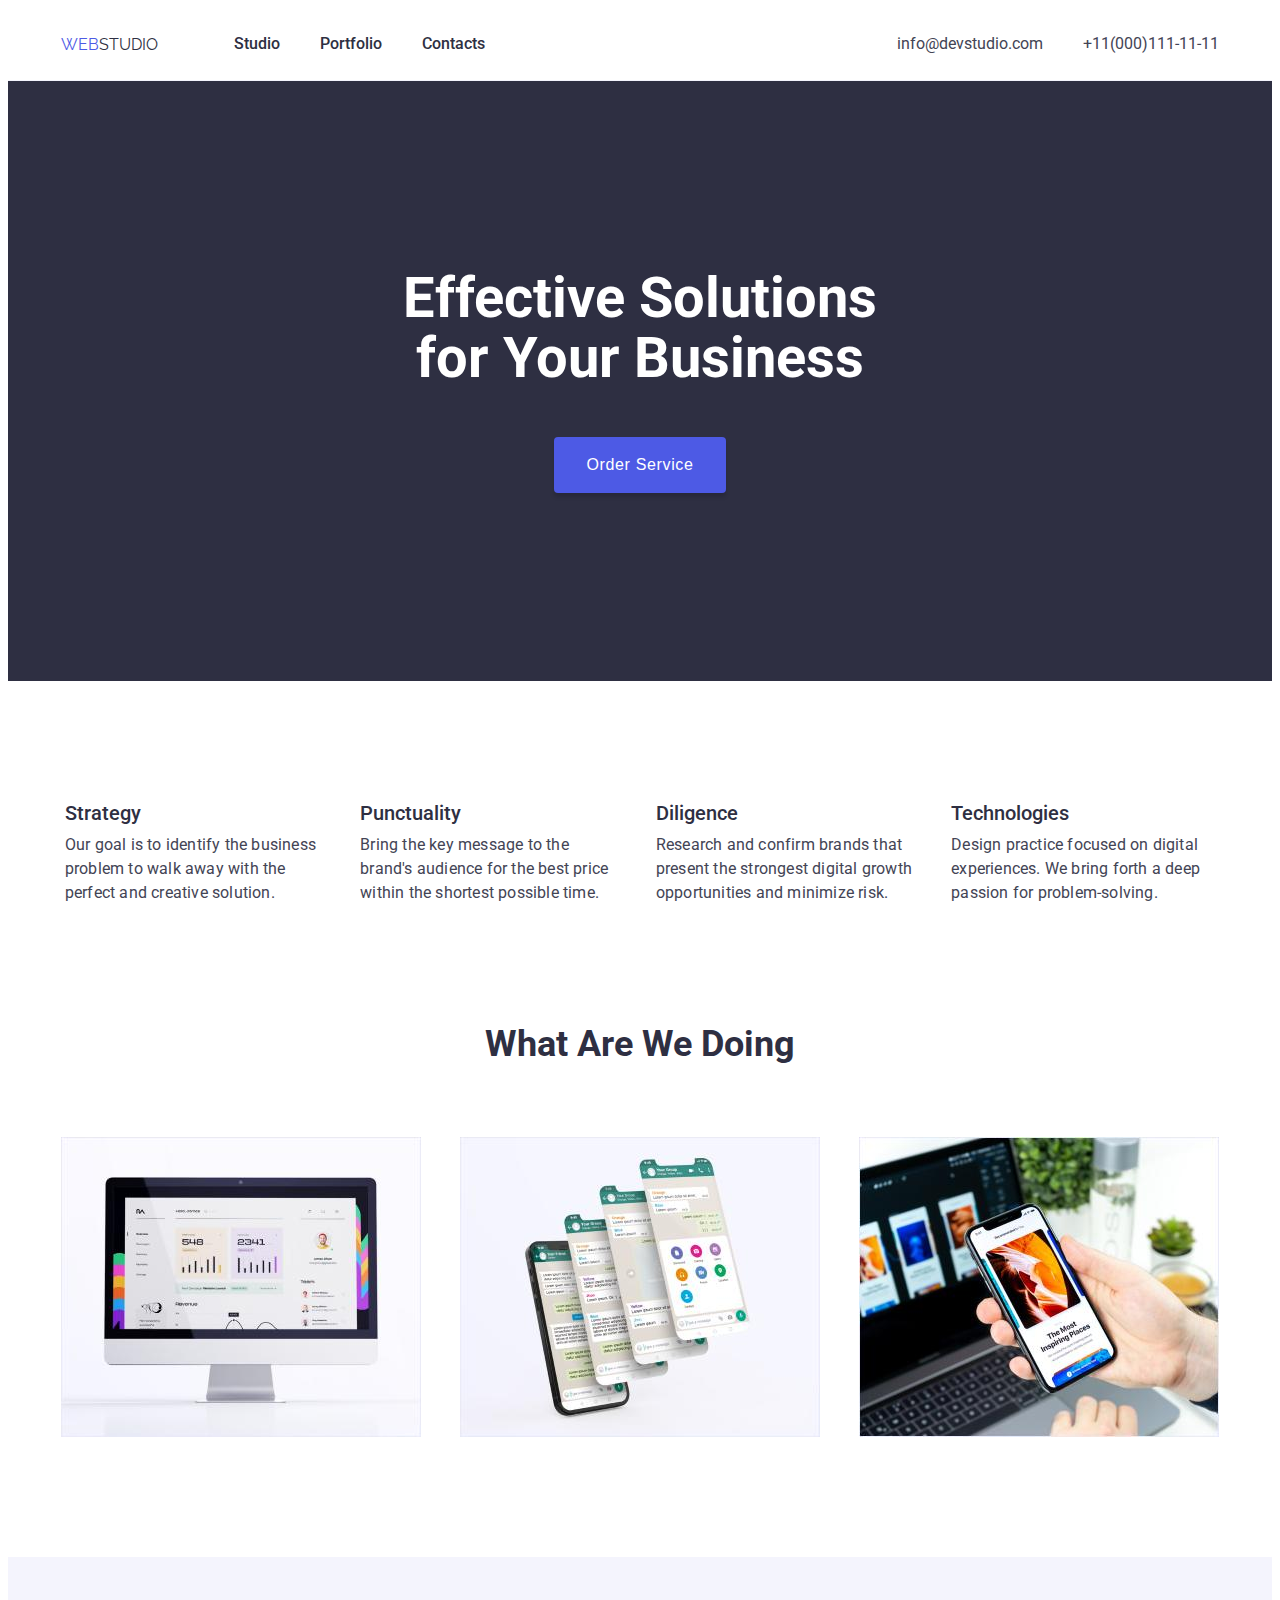
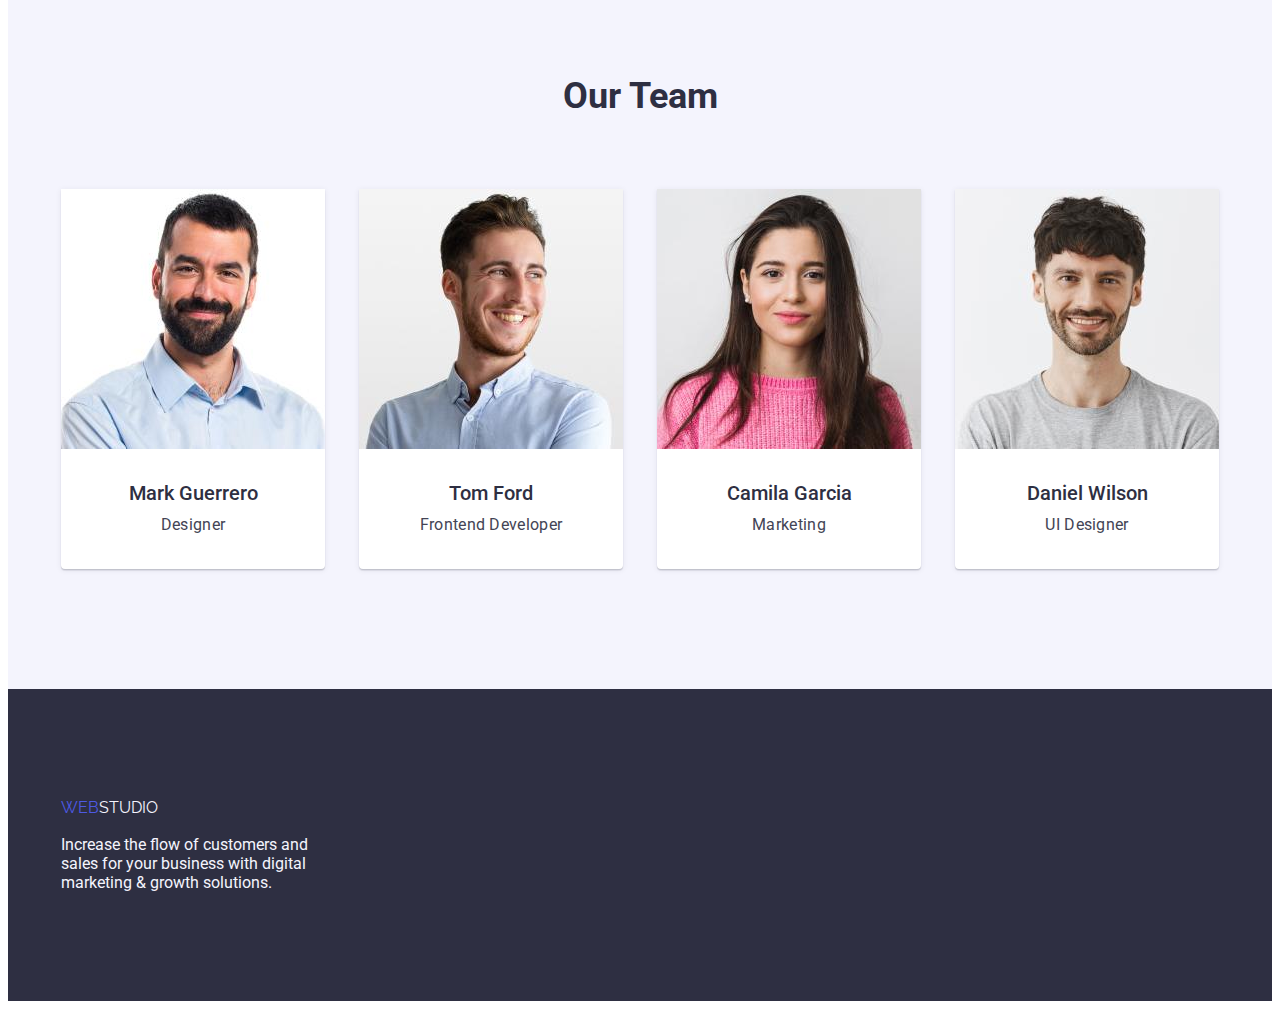
<file: index.html>
<!DOCTYPE html>
<html lang="en">
  <head>
    <meta charset="UTF-8" />
    <meta name="viewport" content="width=device-width, initial-scale=1.0" />
    <link
      rel="stylesheet"
      href="https://cdnjs.cloudflare.com/ajax/libs/modern-normalize/2.0.0/modern-normalize.css"
      integrity="sha512-gA2Bvu0/hw4oj0Lp8ZHjK+o3S4BE5m8d/wNVy6ktKLhHKPpWLQwv9ixzuWirWOakoJqlBdePq2NhoCaUOQ5npQ=="
      crossorigin="anonymous"
      referrerpolicy="no-referrer"
    />
    <link rel="stylesheet" href="./css/styles.css" />
    <title>Studio</title>
  </head>
  <body>
    <header>
      <div class="header-wrapper container">
          <a class="company-logo" href="/webstudio"
            ><span>WEB</span><span class="logo-part-lightbg">STUDIO</span></a
          >
          <nav class="site-links">
            <a href="./index.html">Studio</a>
            <a href="./portfolio.html">Portfolio</a>
            <a href="contacts">Contacts</a>
          </nav>
          <ul class="contact-links">
            <li><a href="mailto:info@devstudio.com">info@devstudio.com</a></li>
            <li><a href="tel:+11(000)111-11-11">+11(000)111-11-11</a></li>
          </ul>        
      </div>
    </header>
    
      <main>
        <section class="main-title-bg">
          <div class="container hero">
          <h1 class="main-title">Effective Solutions for Your Business</h1>
          <button class="order-button" type="button">Order Service</button>
          </div>
        </section>

        
          <ul class="features container">
            <li class="feature-title">
              <span>Strategy</span>
              <p class="description">
                Our goal is to identify the business problem to walk away with
                the perfect and creative solution.
              </p>
            </li>
            <li class="feature-title">
              <span>Punctuality</span>
              <p class="description">
                Bring the key message to the brand's audience for the best price
                within the shortest possible time.
              </p>
            </li>
            <li class="feature-title">
              <span>Diligence</span>
              <p class="description">
                Research and confirm brands that present the strongest digital
                growth opportunities and minimize risk.
              </p>
            </li>
            <li class="feature-title">
              <span>Technologies</span>
              <p class="description">
                Design practice focused on digital experiences. We bring forth a
                deep passion for problem-solving.
              </p>
            </li>
          </ul>
        </div>

        <div class="section">
          <section>
            <div class="container">
            <h2 class="titles">What Are We Doing</h2>
            <ul class="capabilities">
              <li>
                <img
                  src="images/img1.jpg"
                  alt="computer that displays the website"
                  width="360"
                  height="300"
                />
              </li>
              <li>
                <img
                  src="images/img2.jpg"
                  alt="phone with several application pages"
                  width="360"
                  height="300"
                />
              </li>
              <li>
                <img
                  src="images/img3.jpg"
                  alt="hand holding phone and laptop in the background"
                  width="360"
                  height="300"
                />
              </li>
            </ul>
            </div>
          </section>
        </div>

        <div class="section light-bg">
          <section class="our-team container">
            <h2 class="titles">Our Team</h2>
            <ul class="team">
              <li>
                <figure>
                  <img
                    src="images/team1.jpg"
                    alt="a man with short dark hair and a beard"
                    width="264"
                    height="260"
                  />
                  <figcaption>
                    <p class="team-names">Mark Guerrero</p>
                    <span class="description"> Designer</span>
                  </figcaption>
                </figure>
              </li>

              <li>
                <figure>
                  <img
                    src="images/team2.jpg"
                    alt="smiling young man with light stubble"
                    width="264"
                    height="260"
                  />
                  <figcaption>
                    <p class="team-names">Tom Ford</p>
                    <span class="description">Frontend Developer</span>
                  </figcaption>
                </figure>
              </li>

              <li>
                <figure>
                  <img
                    src="images/team3.jpg"
                    alt="young woman with long dark hair"
                    width="264"
                    height="260"
                  />
                  <figcaption>
                    <p class="team-names">Camila Garcia</p>
                    <span class="description">Marketing</span>
                  </figcaption>
                </figure>
              </li>

              <li>
                <figure>
                  <img
                    src="images/team4.jpg"
                    alt="a man with messy hair and short dark stubble"
                    width="264"
                    height="260"
                  />
                  <figcaption>
                    <p class="team-names">Daniel Wilson</p>
                    <span class="description">UI Designer</span>
                  </figcaption>
                </figure>
              </li>
            </ul>
          </section>
        </div>
      </main>
    
      <footer>
        <div class="footer-bg">
        <div class="footer-wraper container">
          <a class="company-logo" href="webstudio"
            ><span>WEB</span><span class="logo-part-darkbg">STUDIO</span></a
          >
          <p class="footer-description">
            Increase the flow of customers and sales for your business with
            digital marketing & growth solutions.
          </p>
        </div>
        </div>
      </footer>
    </div>
  </body>
</html>
</file>
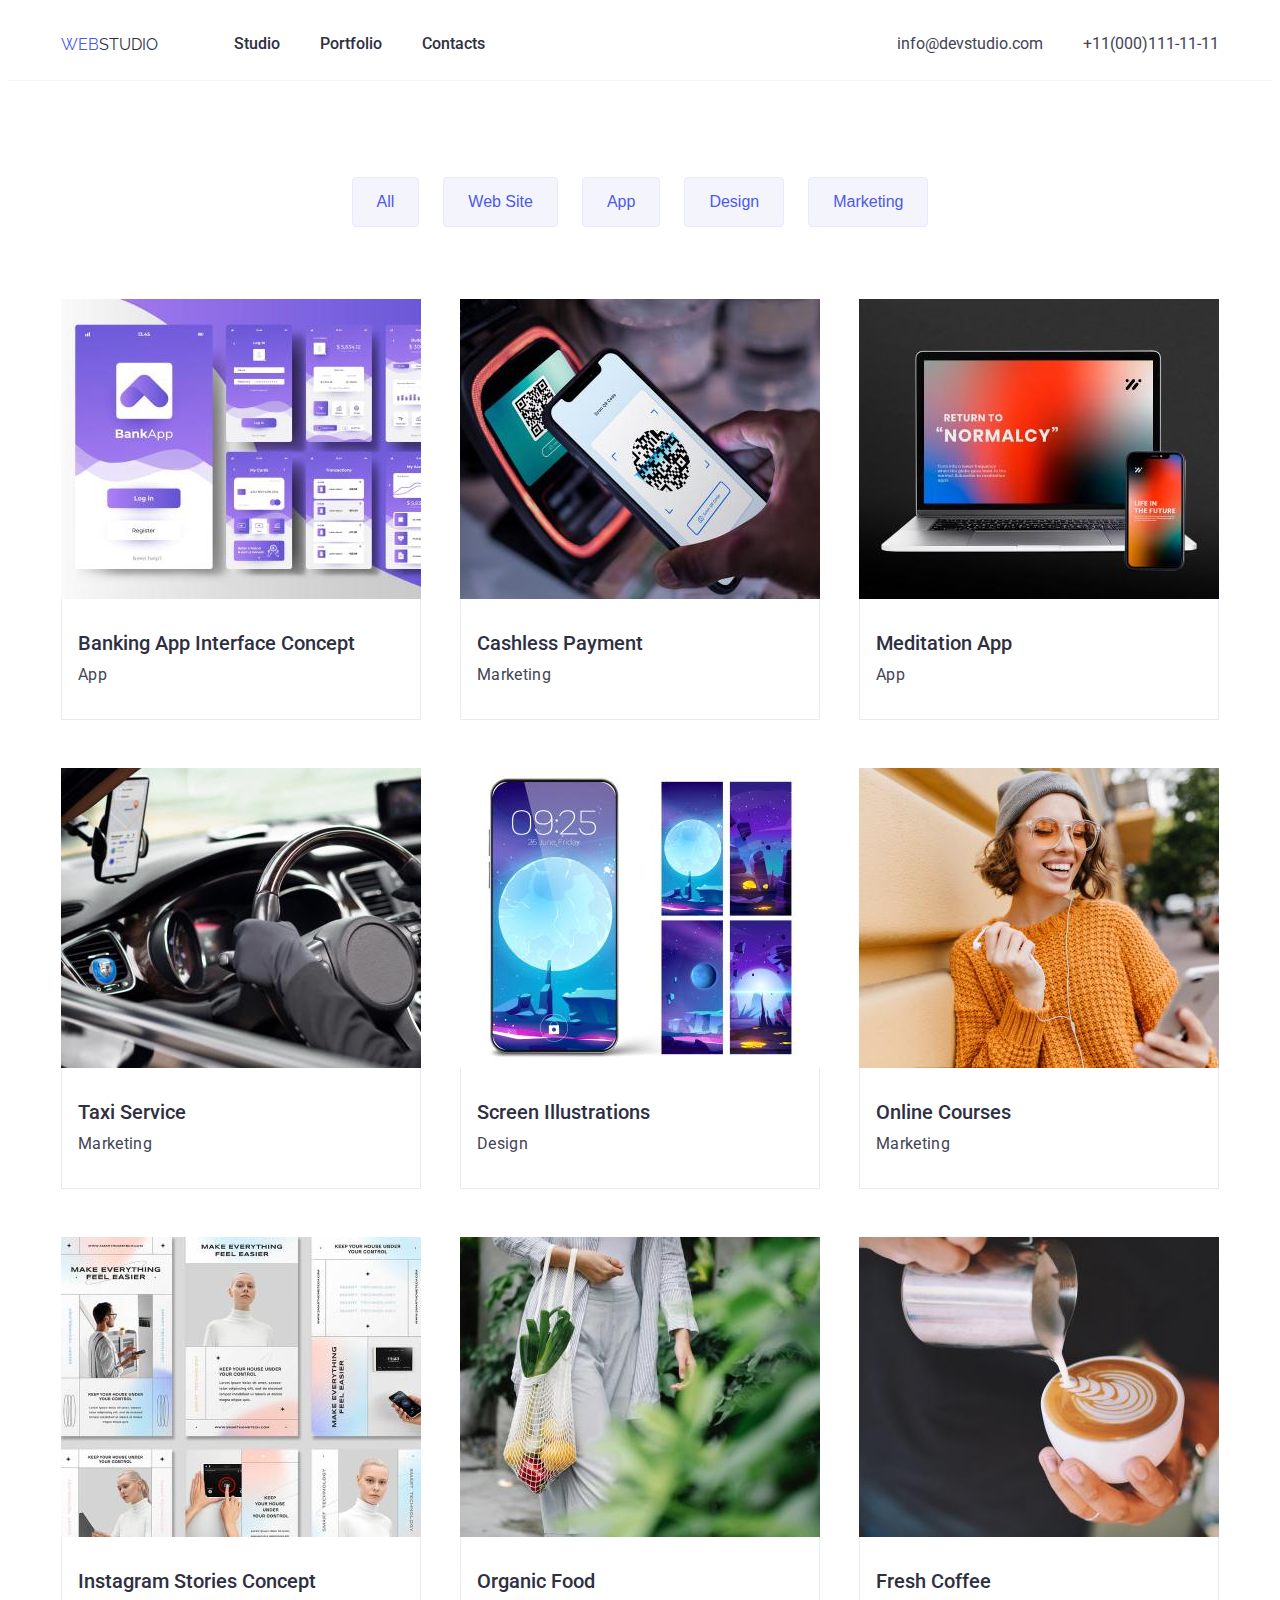
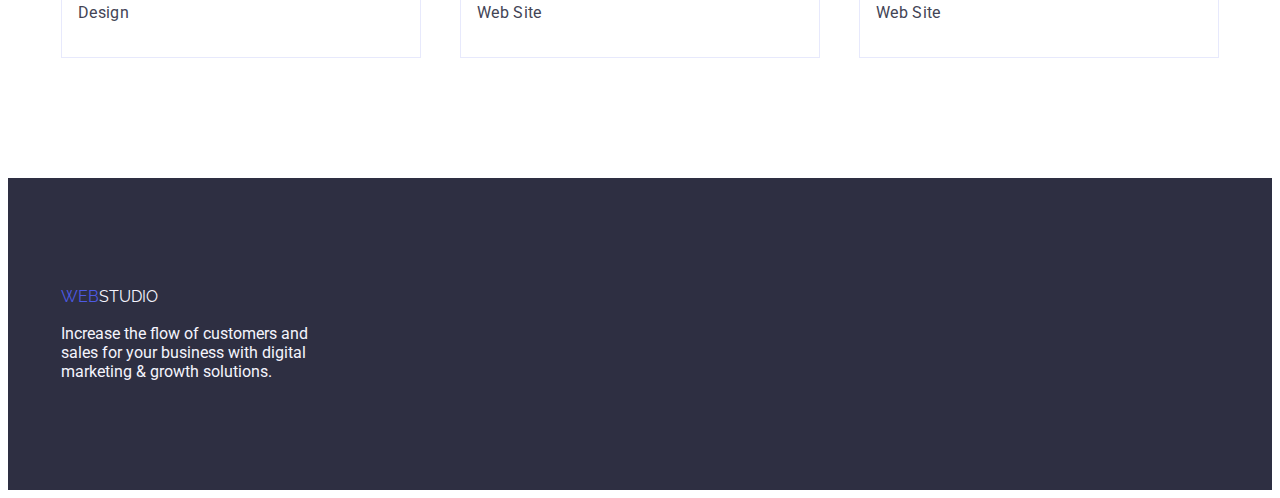
<file: portfolio.html>
<!DOCTYPE html>
<html lang="en">
  <head>
    <meta charset="UTF-8" />
    <meta name="viewport" content="width=device-width, initial-scale=1.0" />
    <link
      rel="stylesheet"
      href="https://cdnjs.cloudflare.com/ajax/libs/modern-normalize/2.0.0/modern-normalize.css"
      integrity="sha512-gA2Bvu0/hw4oj0Lp8ZHjK+o3S4BE5m8d/wNVy6ktKLhHKPpWLQwv9ixzuWirWOakoJqlBdePq2NhoCaUOQ5npQ=="
      crossorigin="anonymous"
      referrerpolicy="no-referrer"
    />
    <link rel="stylesheet" href="./css/styles.css" />
    <title>Portfolio</title>
  </head>
  <body>
    <header>
      <div class="header-wrapper container">
        <a class="company-logo" href="/webstudio"
          ><span>WEB</span><span class="logo-part-lightbg">STUDIO</span></a
        >
        <nav class="site-links">
          <a href="./index.html">Studio</a>
          <a href="./portfolio.html">Portfolio</a>
          <a href="contacts">Contacts</a>
        </nav>
        <ul class="contact-links">
          <li><a href="mailto:info@devstudio.com">info@devstudio.com</a></li>
          <li><a href="tel:+11(000)111-11-11">+11(000)111-11-11</a></li>
        </ul>
      </div>
    </header>
    <main>
      <div class="container">
        <ul class="filter-buttons">
          <li><button type="button">All</button></li>
          <li><button type="button">Web Site</button></li>
          <li><button type="button">App</button></li>
          <li><button type="button">Design</button></li>
          <li><button type="button">Marketing</button></li>
        </ul>
      </div>

      <div class="container">
        <ul class="cards">
          <li>
            <figure>
              <img
                src="images/project-card1.jpg"
                alt="layout of phone app"
                width="360"
                height="300"
              />
              <figcaption>
                <p class="project-card-title">Banking App Interface Concept</p>
                <span class="project-card-description">App</span>
              </figcaption>
            </figure>
          </li>
          <li>
            <figure>
              <img
                src="images/project-card2.jpg"
                alt="phone scanning qr code"
                width="360"
                height="300"
              />
              <figcaption>
                <p class="project-card-title">Cashless Payment</p>
                <span class="project-card-description">Marketing</span>
              </figcaption>
            </figure>
          </li>
          <li>
            <figure>
              <img
                src="images/project-card3.jpg"
                alt="same site displayed on computer and phone"
                width="360"
                height="300"
              />
              <figcaption>
                <p class="project-card-title">Meditation App</p>
                <span class="project-card-description">App</span>
              </figcaption>
            </figure>
          </li>
          <li>
            <figure>
              <img
                src="images/project-card4.jpg"
                alt="hand holding car steering wheel"
                width="360"
                height="300"
              />
              <figcaption>
                <p class="project-card-title">Taxi Service</p>
                <span class="project-card-description">Marketing</span>
              </figcaption>
            </figure>
          </li>
          <li>
            <figure>
              <img
                src="images/project-card5.jpg"
                alt="different wallpapers for phone screen"
                width="360"
                height="300"
              />
              <figcaption>
                <p class="project-card-title">Screen Illustrations</p>
                <span class="project-card-description">Design</span>
              </figcaption>
            </figure>
          </li>
          <li>
            <figure>
              <img
                src="images/project-card6.jpg"
                alt="girl with orange outfit listening to something from phone"
                width="360"
                height="300"
              />
              <figcaption>
                <p class="project-card-title">Online Courses</p>
                <span class="project-card-description">Marketing</span>
              </figcaption>
            </figure>
          </li>
          <li>
            <figure>
              <img
                src="images/project-card7.jpg"
                alt="girl with orange outfit listening to something from phone"
                width="360"
                height="300"
              />
              <figcaption>
                <p class="project-card-title">Instagram Stories Concept</p>
                <span class="project-card-description">Design</span>
              </figcaption>
            </figure>
          </li>
          <li>
            <figure>
              <img
                src="images/project-card8.jpg"
                alt="hand holding net with vegetables"
                width="360"
                height="300"
              />
              <figcaption>
                <p class="project-card-title">Organic Food</p>
                <span class="project-card-description">Web Site</span>
              </figcaption>
            </figure>
          </li>
          <li>
            <figure>
              <img
                src="images/project-card9.jpg"
                alt="adding cream to coffee"
                width="360"
                height="300"
              />
              <figcaption>
                <p class="project-card-title">Fresh Coffee</p>
                <span class="project-card-description">Web Site</span>
              </figcaption>
            </figure>
          </li>
        </ul>
      </div>
    </main>
    
      <footer>
        <div class="footer-bg">
        <div class="footer-wraper container">
          <a class="company-logo" href="webstudio"
            ><span>WEB</span><span class="logo-part-darkbg">STUDIO</span></a
          >
          <p class="footer-description">
            Increase the flow of customers and sales for your business with
            digital marketing & growth solutions.
          </p>
        </div>
        </div>
      </footer>
    </div>
  </body>
</html>
</file>
<file: css/styles.css>
@import url("https://fonts.googleapis.com/css2?family=Raleway:wght@800&family=Roboto:wght@400;500;700;900&display=swap");

:root {
  --brand-color1: rgba(46, 47, 66, 1);
  --brand-color2: rgba(77, 90, 229, 1);
  --brand-color3: rgba(67, 68, 85, 1);
  --brand-color4: rgba(244, 244, 253, 1);
  --brand-color5: rgba(255, 255, 255, 1);
  --brand-color6: rgba(64, 75, 191, 1);
  --brand-color7: rgba(231, 233, 252, 1);
}

body {
  font-family: "Roboto", "sans-serif";
  color: var(--brand-color1);
}

ul,
h1,
h2,
h3,
h4,
h5,
h6,
p {
  list-style-type: none;
  margin: 0;
  padding: 0;
  border: 0;
}

img {
  display: block;
}

.container {
  max-width: 1158px;
  padding-left: 15px;
  padding-right: 15px;
  margin: 0 auto;
}

.section {
  padding-top: 120px;
  padding-bottom: 120px;
}

.header-wrapper {
  display: flex;
  flex-wrap: wrap;
  height: 72px;

  background: var(--brand-color5);
}

header {
  border-bottom: 1px solid var(--brand-color4);
}

.company-logo {
  display: flex;
  flex-wrap: wrap;
  justify-content: flex-start;
  align-items: center;
  text-decoration: none;
  font-family: "raleway";
  margin-right: 76px;
  color: var(--brand-color2);
}

.logo-part-darkbg {
  color: var(--brand-color4);
}

.logo-part-lightbg {
  color: var(--brand-color1);
}

.site-links a {
  text-decoration: none;
  font-size: 16px;
  font-weight: 500;
  line-height: 150%;
  color: var(--navyblue, #2e2f42);
}

.site-links {
  display: flex;
  flex-wrap: wrap;
  justify-content: flex-start;
  align-items: center;
  gap: 40px;
}

.site-links a:hover,
.site-links a:focus {
  color: var(--brand-color6);
  text-decoration: underline;
}

.contact-links a {
  display: flex;
  flex-wrap: wrap;
  text-decoration: none;
  font-size: 16px;
  line-height: 150%;
  color: var(--slate, #434455);
}

.contact-links {
  display: flex;
  flex-wrap: wrap;
  margin-left: auto;
  align-items: center;
  gap: 40px;
}

.contact-links a:hover,
.contact-links a:focus {
  color: var(--brand-color6);
}

.hero {
  display: flex;
  flex-wrap: wrap;
  flex-direction: column;
  align-content: center;
  padding-top: 188px;
  padding-bottom: 188px;
}
.main-title {
  color: var(--brand-color5);
  font-size: 56px;
  font-weight: 700;
  line-height: 107.143%;
  max-width: 496px;
  text-align: center;
}

.main-title-bg {
  background-color: var(--brand-color1);
}

.order-button {
  display: flex;
  align-self: center;
  color: var(--brand-color5);
  background-color: var(--brand-color2);
  cursor: pointer;
  font-size: 16px;
  font-weight: 500;
  line-height: 150%;
  margin-top: 48px;
  padding: 16px 32px;
  border-radius: 4px;
  box-shadow: 0px 4px 4px 0px rgba(0, 0, 0, 0.15);
  letter-spacing: 0.64px;
  border-width: 0px;
}

.order-button:hover,
.order-button:focus {
  background-color: var(--brand-color6);
  border-radius: 4px;
  box-shadow: 0px 4px 4px 0px rgba(0, 0, 0, 0.15);
}

.filter-buttons {
  display: flex;
  flex-wrap: wrap;
  gap: 24px;
  align-items: flex-start;
  justify-content: center;
  padding-top: 96px;
  padding-bottom: 72px;
}

.filter-buttons button {
  color: var(--brand-color2);
  background-color: var(--brand-color4);
  cursor: pointer;
  font-size: 16px;
  border: 1px solid var(--brand-color7);
  border-radius: 4px;
  padding: 12px 24px;
  font-weight: 500;
  line-height: 150%;
}

.filter-buttons button:focus,
.filter-buttons button:hover {
  color: var(--brand-color5);
  background-color: var(--brand-color6);
  box-shadow: 0px 2px 2px 0px rgba(0, 0, 0, 0.12),
    0px 2px 1px 0px rgba(0, 0, 0, 0.08), 0px 3px 1px 0px rgba(0, 0, 0, 0.1);
}

.titles {
  text-align: center;
  font-size: 36px;
  font-weight: 700;
  line-height: 111.111%;
  margin-bottom: 72px;
}

.team-names,
.feature-title span,
.project-card-title {
  font-size: 20px;
  font-weight: 500;
  line-height: 120%;
}

.light-bg {
  background-color: var(--brand-color4);
}

.team {
  display: flex;
  flex-wrap: wrap;
  justify-content: space-between;
  text-align: center;
  row-gap: 24px;
}

.team figcaption {
  padding-top: 32px;
  padding-bottom: 32px;
}

.team figure {
  margin: 0;
  border-radius: 0px 0px 4px 4px;
  background: var(--white, #fff);
  box-shadow: 0px 2px 1px 0px rgba(46, 47, 66, 0.08),
    0px 1px 1px 0px rgba(46, 47, 66, 0.16),
    0px 1px 6px 0px rgba(46, 47, 66, 0.08);
}

.team-names {
  padding-bottom: 8px;
}

.description,
.project-card-description {
  color: var(--brand-color3);
  font-size: 16px;
  line-height: 150%;
  letter-spacing: 0.32px;
}
.features {
  gap: 24px;
  padding-top: 120px;
}
.features,
.feature-title p {
  display: flex;
  justify-content: space-around;
}

.features p {
  padding-top: 8px;
  max-width: 264px;
  letter-spacing: 0.2px;
}

.capabilities {
  display: flex;
  flex-wrap: wrap;
  justify-content: space-between;
  margin: 0px;
  row-gap: 24px;
}

.footer-bg {
  background-color: var(--brand-color1);
  padding-left: 0;
  padding-right: 0px;
}

.footer-description {
  display: flex;
  max-width: 264px;
  margin-top: 17.5px;
  color: var(--brand-color4);
}

.footer-wraper {
  display: flex;
  flex-direction: column;
  justify-content: center;
  min-height: 312px;
  background-color: var(--brand-color1);
}

.cards {
  display: flex;
  flex-wrap: wrap;
  margin: 0px;
  text-align: left;
  flex-shrink: 0;
  justify-content: space-between;
  row-gap: 48px;
  margin-bottom: 120px;
}

.cards figure {
  margin: 0;
}

.cards figcaption {
  padding: 32px 16px;
  border-bottom: 1px solid var(--brand-color7);
  border-left: 1px solid var(--brand-color7);
  border-right: 1px solid var(--brand-color7);
}

.project-card-title {
  margin-bottom: 8px;
}
</file>
